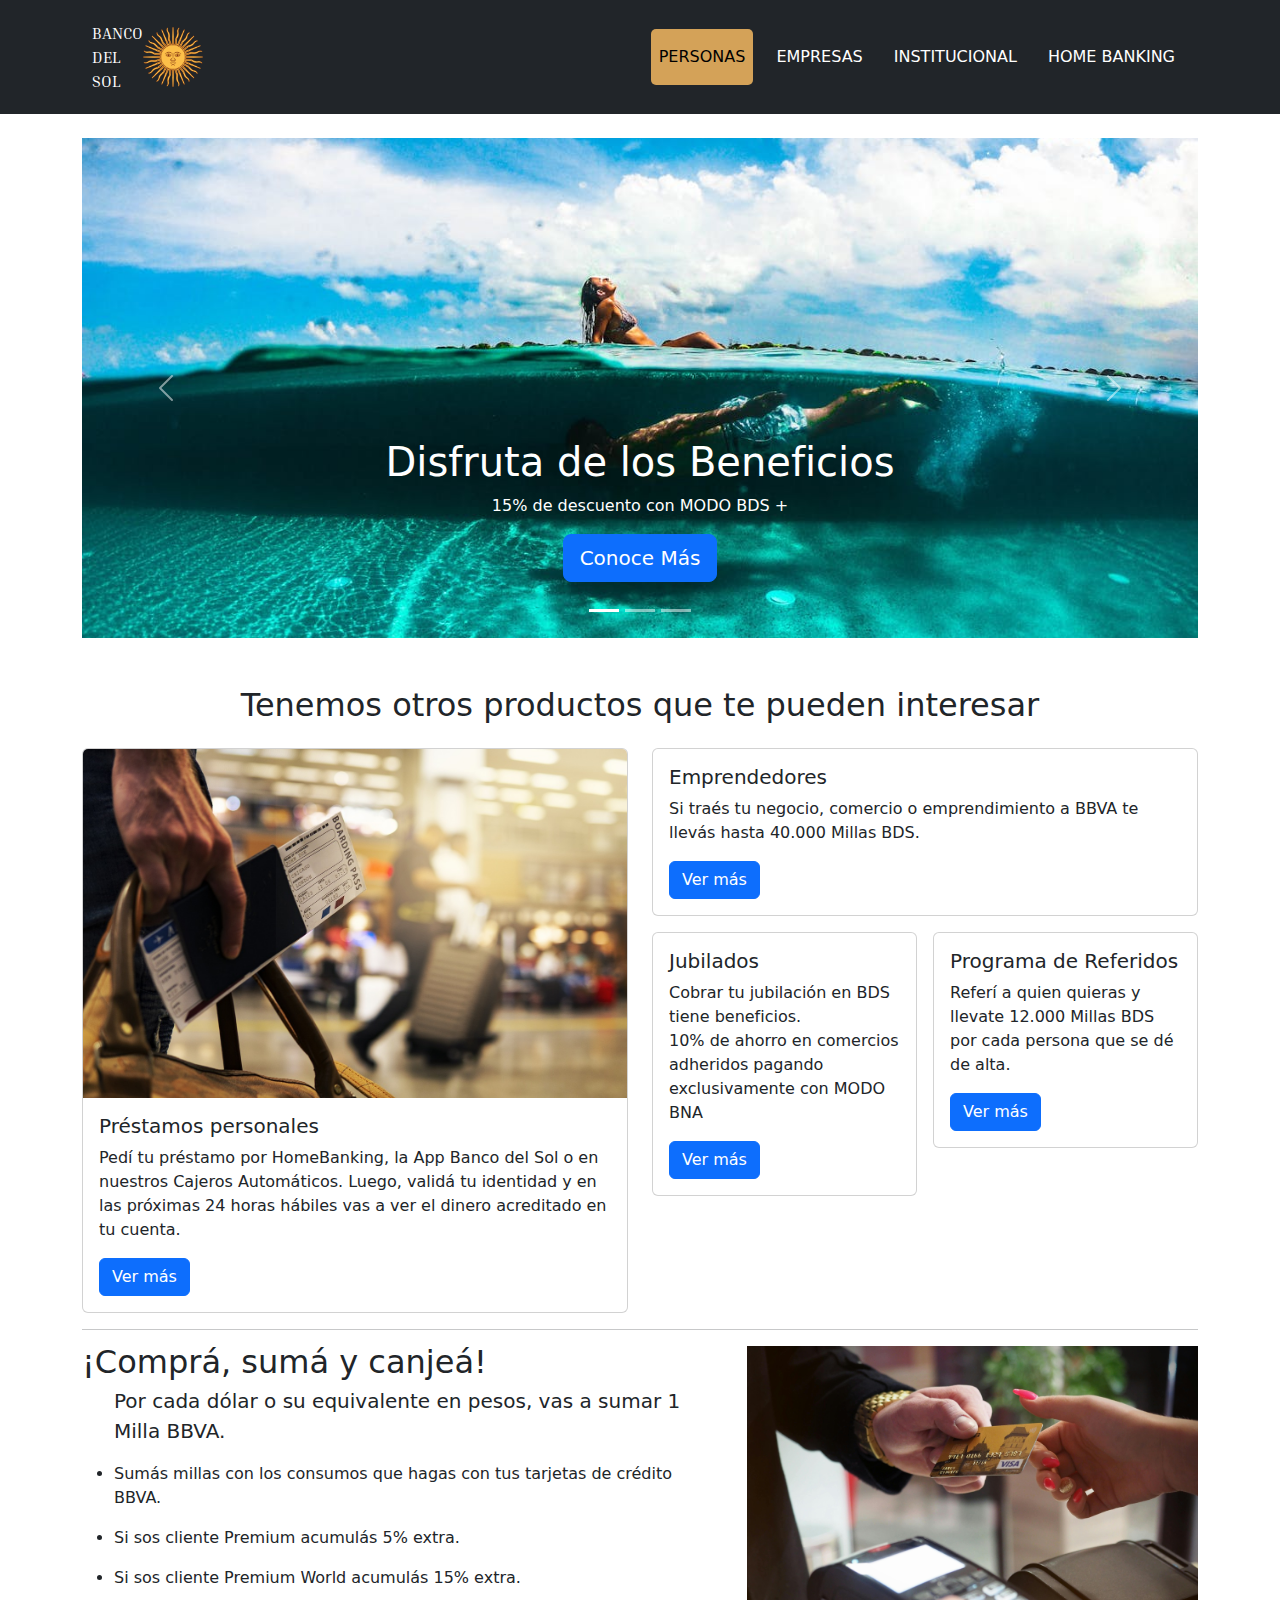
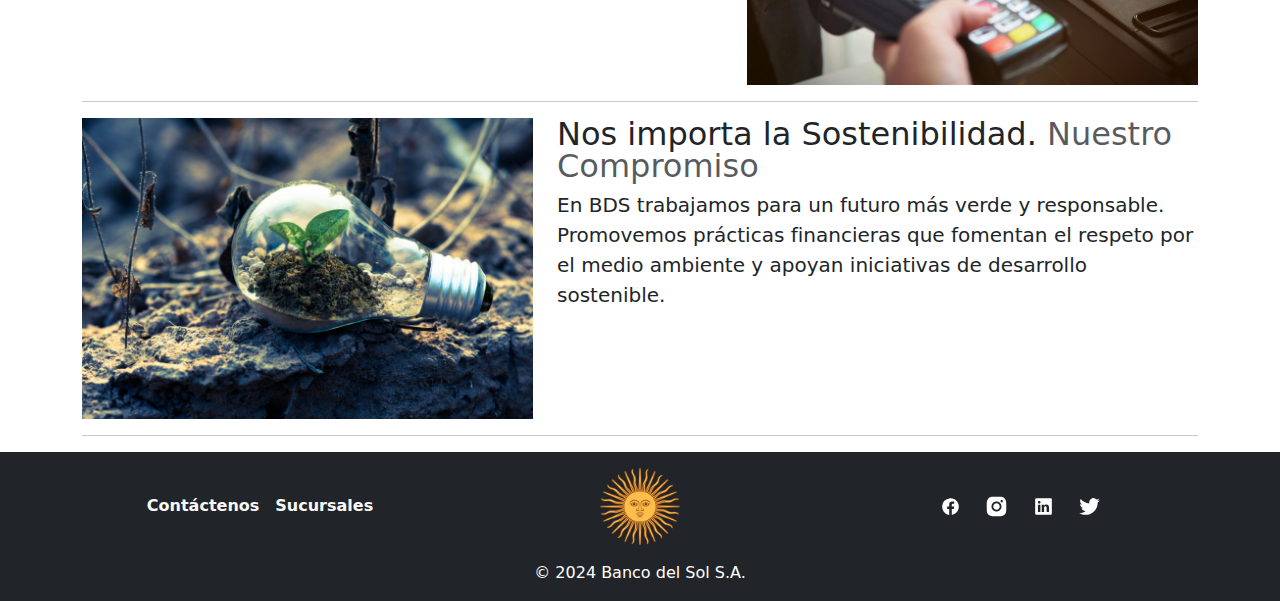
<file: index.html>
<!DOCTYPE html>
<html lang="es">
<head>
    <meta charset="UTF-8">
    <meta name="viewport" content="width=device-width, initial-scale=1.0">
    <link href="https://cdn.jsdelivr.net/npm/bootstrap@5.3.0-alpha1/dist/css/bootstrap.min.css" rel="stylesheet">
    <link href="https://fonts.googleapis.com/css2?family=Inria+Sans:ital,wght@0,300;0,400;0,700;1,300;1,400;1,700&family=Inria+Serif:ital,wght@0,300;0,400;0,700;1,300;1,400;1,700&display=swap" rel="stylesheet">
    <link href="custom.css" rel="stylesheet">
    <title>Banco del Sol</title>
</head>
<body>
    <!-- Header -->
    <header class="navbar navbar-expand-lg navbar-dark bg-dark custom-navbar text-bg-dark p-3">
      <div class="container d-flex align-items-center">
          <!-- Logo -->
          <a class="navbar-brand d-flex align-items-center logo-container me-4" href="#">
              <div class="logo-text">
                  <span>BANCO</span>
                  <span>DEL <br></span>
                  <span>SOL</span>
              </div>
              <img src="img/pngwing.com.png" alt="Sol" width="60" height="60" class="d-inline-block align-middle">
          </a>

          <!-- Botón de menú hamburguesa para pantallas pequeñas -->
          <button class="navbar-toggler" type="button" data-bs-toggle="collapse" data-bs-target="#navbarNav" aria-controls="navbarNav" aria-expanded="false" aria-label="Toggle navigation">
              <span class="navbar-toggler-icon"></span>
          </button>

          <!-- Menú de navegación -->
          <div class="collapse navbar-collapse" id="navbarNav">
              <ul class="navbar-nav ms-auto">
                  <li class="nav-item">
                      <a class="nav-link active" href="index.html">PERSONAS</a>
                  </li>
                  <li class="nav-item">
                      <a class="nav-link" href="empresas.html">EMPRESAS</a>
                  </li>
                  <li class="nav-item">
                      <a class="nav-link" href="institucional.html">INSTITUCIONAL</a>
                  </li>
                  <li class="nav-item">
                      <a class="nav-link" href="homebanking.html">HOME BANKING</a>
                  </li>
              </ul>
          </div>
      </div>
  </header>

    <main class="container mt-4">
        <style>
          /* Ajuste de tamaño uniforme para las imágenes del carrusel */
          .carousel-item img {
              width: 100%;
              height: 500px; /* Altura fija para mantener consistencia */
              object-fit: cover; /* Cubre todo el espacio sin distorsión */
          }
        </style>
        
        <section class="text-center mb-5">
            <div id="myCarousel" class="carousel slide mb-6" data-bs-ride="carousel">
                <div class="carousel-indicators">
                    <button type="button" data-bs-target="#myCarousel" data-bs-slide-to="0" class="active" aria-current="true" aria-label="Slide 1"></button>
                    <button type="button" data-bs-target="#myCarousel" data-bs-slide-to="1" aria-label="Slide 2"></button>
                    <button type="button" data-bs-target="#myCarousel" data-bs-slide-to="2" aria-label="Slide 3"></button>
                </div>
                <div class="carousel-inner">
                    <!-- Primer carrusel -->
                    <div class="carousel-item active">
                        <img src="img/carrusel1.jpeg" class="d-block w-100" alt="Imagen del carrusel">
                        <div class="container">
                            <div class="carousel-caption">
                                <h1>Disfruta de los Beneficios</h1>
                                <p>15% de descuento con MODO BDS +</p>
                                <p><a class="btn btn-lg btn-primary" href="error400.html">Conoce Más</a></p>
                            </div>
                        </div>
                    </div>
                    <!-- Segundo carrusel -->
                    <div class="carousel-item">
                        <img src="img/carrusel2.jpg" class="d-block w-100" alt="Imagen del carrusel">
                        <div class="container">
                            <div class="carousel-caption">
                                <h1>Another example headline.</h1>
                                <p>Some representative placeholder content for the second slide of the carousel.</p>
                                <p><a class="btn btn-lg btn-primary" href="error400.html">Learn more</a></p>
                            </div>
                        </div>
                    </div>
                    <!-- Tercer carrusel -->
                    <div class="carousel-item">
                        <img src="img/carrusel3.jpg" class="d-block w-100" alt="Imagen del carrusel">
                        <div class="container">
                            <div class="carousel-caption text-end">
                                <h1>One more for good measure.</h1>
                                <p>Some representative placeholder content for the third slide of this carousel.</p>
                                <p><a class="btn btn-lg btn-primary" href="error400.html">Browse gallery</a></p>
                            </div>
                        </div>
                    </div>
                </div>
                <button class="carousel-control-prev" type="button" data-bs-target="#myCarousel" data-bs-slide="prev">
                    <span class="carousel-control-prev-icon" aria-hidden="true"></span>
                    <span class="visually-hidden">Previous</span>
                </button>
                <button class="carousel-control-next" type="button" data-bs-target="#myCarousel" data-bs-slide="next">
                    <span class="carousel-control-next-icon" aria-hidden="true"></span>
                    <span class="visually-hidden">Next</span>
                </button>
            </div>
        </section>
        <!-- Seccion Tarjetas -->
        <section>
            <h2 class="text-center mb-4">Tenemos otros productos que te pueden interesar</h2>
            <div class="row g-4">
                <!-- Tarjta de la izquerda -->
                <div class="col-md-6">
                    <div class="card">
                        <img src="img/travel-5219496_1280.jpg" class="card-img-top" alt="Travel Img">
                        <div class="card-body">
                            <h5 class="card-title">Préstamos personales</h5>
                            <p class="card-text">Pedí tu préstamo por HomeBanking, la App Banco del Sol o en nuestros Cajeros Automáticos. Luego, validá tu identidad y en las próximas 24 horas hábiles vas a ver el dinero acreditado en tu cuenta.</p>
                            <a href="error400.html" class="btn btn-primary">Ver más</a>
                        </div>
                    </div>
                </div>
                <!-- Tarjeta de la Derecha -->
                <div class="col-md-6">
                    <div class="row g-3">
                        <div class="col-12">
                            <div class="card">
                                <div class="card-body">
                                    <h5 class="card-title">Emprendedores</h5>
                                    <p class="card-text">Si traés tu negocio, comercio o emprendimiento a BBVA te llevás hasta 40.000 Millas BDS.</p>
                                    <a href="error400.html" class="btn btn-primary">Ver más</a>
                                </div>
                            </div>
                        </div>
                        <div class="col-md-6">
                            <div class="card">
                                <div class="card-body">
                                    <h5 class="card-title">Jubilados</h5>
                                    <p class="card-text">Cobrar tu jubilación en BDS tiene beneficios. <br>10% de ahorro en comercios adheridos pagando exclusivamente con MODO BNA </p>
                                    <a href="error400.html" class="btn btn-primary">Ver más</a>
                                </div>
                            </div>
                        </div>
                        <div class="col-md-6">
                            <div class="card">
                                <div class="card-body">
                                    <h5 class="card-title">Programa de Referidos</h5>
                                    <p class="card-text">Referí a quien quieras y llevate 12.000 Millas BDS por cada persona que se dé de alta.</p>
                                    <a href="error400.html" class="btn btn-primary">Ver más</a>
                                </div>
                            </div>
                        </div>
                    </div>
                </div>
            </div>
        </section>
      <!-- Seccion Imagen y Texto -->
        <section>
          <hr class="featurette-divider">  
          <div class="row featurette">
            <div class="col-md-7">
              <h2 class="featurette-heading fw-normal lh-1">¡Comprá, sumá y canjeá!</h2>
              <ul><p class="lead">Por cada dólar o su equivalente en pesos, vas a sumar 1 Milla BBVA.</p>

                <li><p>Sumás millas con los consumos que hagas con tus tarjetas de crédito BBVA.</p></li>
                <li><p>Si sos cliente Premium acumulás 5% extra.</p></li>
                <li><p>Si sos cliente Premium World acumulás 15% extra.</p></li>
               </ul>
            </div>
            <div class="col-md-5">
              <img src="img/tarjeta1.jpg" alt="Molino de Viento" class="featurette-image img-fluid mx-auto" width="500" height="500">
            </div>
          </div>
          
          <hr class="featurette-divider">
        
          <div class="row featurette">
            <div class="col-md-7 order-md-2">
              <h2 class="featurette-heading fw-normal lh-1">Nos importa la Sostenibilidad.<span class="text-body-secondary"> Nuestro Compromiso</span></h2>
              <p class="lead"> En BDS trabajamos para un futuro más verde y responsable. Promovemos prácticas financieras que fomentan el respeto por el medio ambiente y apoyan iniciativas de desarrollo sostenible.</p>
            </div>
            <div class="col-md-5 order-md-1">
              <img src="img/sustentable.jpg" alt="Molino de Viento" class="featurette-image img-fluid mx-auto" width="500" height="500">
            </div>
          </div>
        
          <hr class="featurette-divider">
        </section>
    </main>

    <!-- Footer -->
    <footer class="footer text-bg-dark p-3">
      <div class="container">
          <div class="row align-items-center">
              <!-- Enlaces de contacto y sucursales -->
              <div class="col-md-4 text-center mb-3 mb-md-0">
                  <div class="d-flex justify-content-center">
                      <a href="formulario.html" class="text-light text-decoration-none mx-2">Contáctenos</a>
                      <a href="error400.html" class="text-light text-decoration-none mx-2">Sucursales</a>
                  </div>
              </div>
              
              <!-- Logo del footer -->
              <div class="col-md-4 text-center mb-3 mb-md-0">
                  <img src="img/pngwing.com.png" alt="Banco del Sol" width="80">
              </div>
              
              <!-- Redes sociales -->
              <div class="col-md-4 text-center">
                  <a href="error400.html"><img src="img/facebook-svgrepo-com.svg" alt="Facebook" width="25" class="me-3"></a>
                  <a href="error400.html"><img src="img/instagram-svgrepo-com.svg" alt="Instagram" width="25" class="me-3"></a>
                  <a href="error400.html"><img src="img/linkedin-svgrepo-com.svg" alt="LinkedIn" width="25" class="me-3"></a>
                  <a href="error400.html"><img src="img/twitter-svgrepo-com.svg" alt="Twitter" width="25"></a>
              </div>
          </div>
          <!-- copyright -->
          <div class="text-center mt-3">
              <p class="mb-0">&copy; 2024 Banco del Sol S.A.</p>
          </div>
      </div>
  </footer>

    <script src="https://cdn.jsdelivr.net/npm/bootstrap@5.3.0-alpha1/dist/js/bootstrap.bundle.min.js"></script>
    <script src="https://cdn.jsdelivr.net/npm/@popperjs/core@2.9.2/dist/umd/popper.min.js"></script>
    <script src="https://stackpath.bootstrapcdn.com/bootstrap/4.5.2/js/bootstrap.min.js"></script>
</body>
</html>
</file>
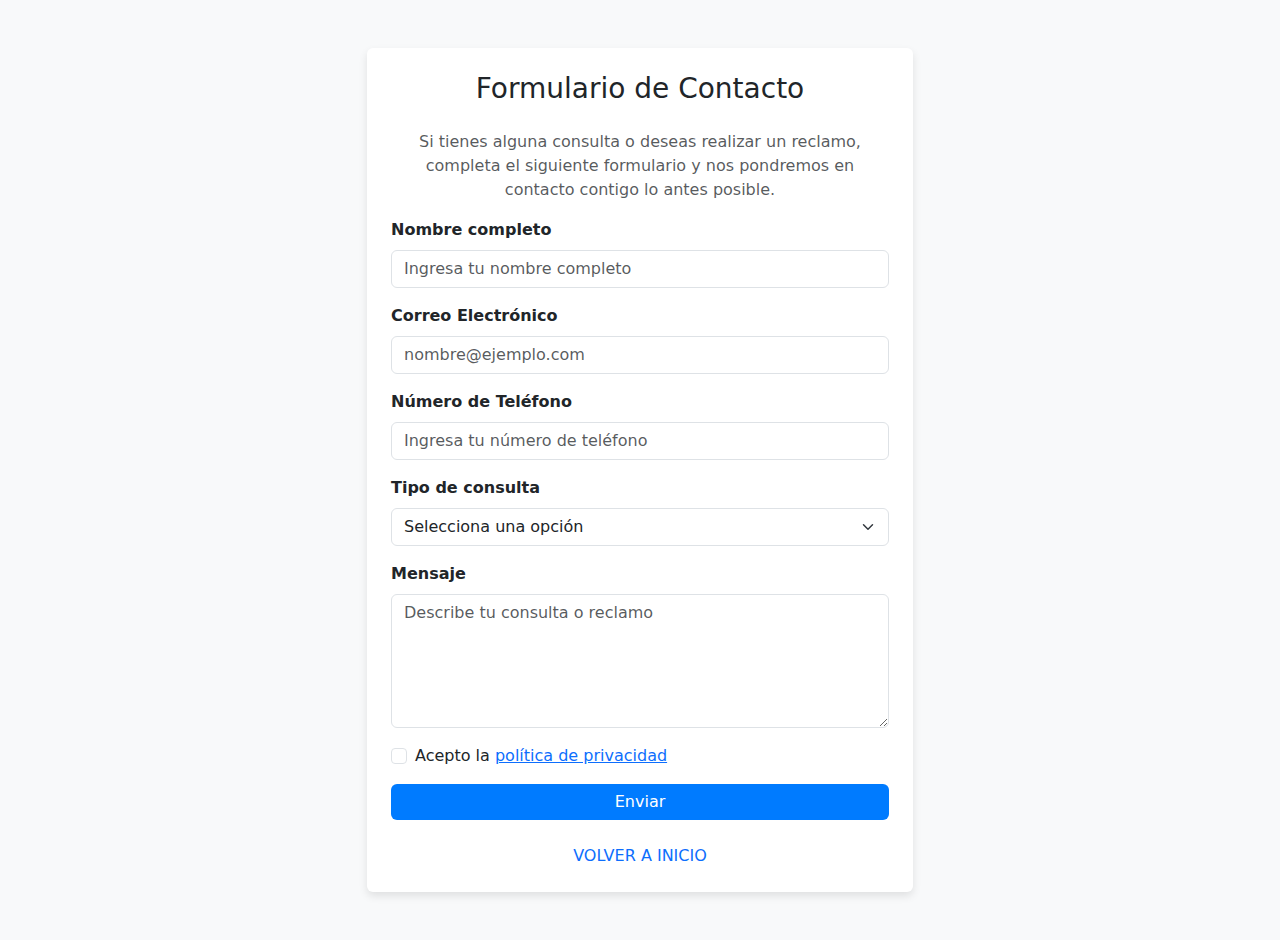
<file: formulario.html>
<!DOCTYPE html>
<html lang="es">
<head>
  <meta charset="UTF-8">
  <meta name="viewport" content="width=device-width, initial-scale=1.0">
  <title>Formulario de Contacto - Banco</title>
  <link href="https://cdn.jsdelivr.net/npm/bootstrap@5.3.0-alpha1/dist/css/bootstrap.min.css" rel="stylesheet">
  <style>
    body {
      background-color: #f8f9fa;
    }
    .card {
      border: none;
      box-shadow: 0px 4px 8px rgba(0, 0, 0, 0.1);
    }
    .btn-primary {
      background-color: #007bff;
      border: none;
    }
    .btn-primary:hover {
      background-color: #0056b3;
    }
    .form-label {
      font-weight: 600;
    }
  </style>
</head>
<body>
  <div class="container my-5">
    <div class="row justify-content-center">
      <div class="col-md-8 col-lg-6">
        <div class="card p-4">
          <h3 class="card-title text-center mb-4">Formulario de Contacto</h3>
          <p class="text-center text-muted">Si tienes alguna consulta o deseas realizar un reclamo, completa el siguiente formulario y nos pondremos en contacto contigo lo antes posible.</p>
          <form>
            <div class="mb-3">
              <label for="name" class="form-label">Nombre completo</label>
              <input type="text" class="form-control" id="name" placeholder="Ingresa tu nombre completo" required>
            </div>
            <div class="mb-3">
              <label for="email" class="form-label">Correo Electrónico</label>
              <input type="email" class="form-control" id="email" placeholder="nombre@ejemplo.com" required>
            </div>
            <div class="mb-3">
              <label for="phone" class="form-label">Número de Teléfono</label>
              <input type="tel" class="form-control" id="phone" placeholder="Ingresa tu número de teléfono" required>
            </div>
            <div class="mb-3">
              <label for="type" class="form-label">Tipo de consulta</label>
              <select class="form-select" id="type" required>
                <option value="" disabled selected>Selecciona una opción</option>
                <option value="consulta">Consulta general</option>
                <option value="reclamo">Reclamo</option>
              </select>
            </div>
            <div class="mb-3">
              <label for="message" class="form-label">Mensaje</label>
              <textarea class="form-control" id="message" rows="5" placeholder="Describe tu consulta o reclamo" required></textarea>
            </div>
            <div class="mb-3 form-check">
              <input type="checkbox" class="form-check-input" id="privacyPolicy" required>
              <label class="form-check-label" for="privacyPolicy">Acepto la <a href="#">política de privacidad</a></label>
            </div>
            <button type="submit" class="btn btn-primary w-100">Enviar</button>
          </form>
          <div class="text-center mt-4">
            <a href="index.html" class="text-decoration-none">VOLVER A INICIO</a>
        </div>
        </div>
      </div>
    </div>
  </div>

  <script src="https://cdn.jsdelivr.net/npm/bootstrap@5.3.0-alpha1/dist/js/bootstrap.bundle.min.js"></script>
</body>
</html>
</file>
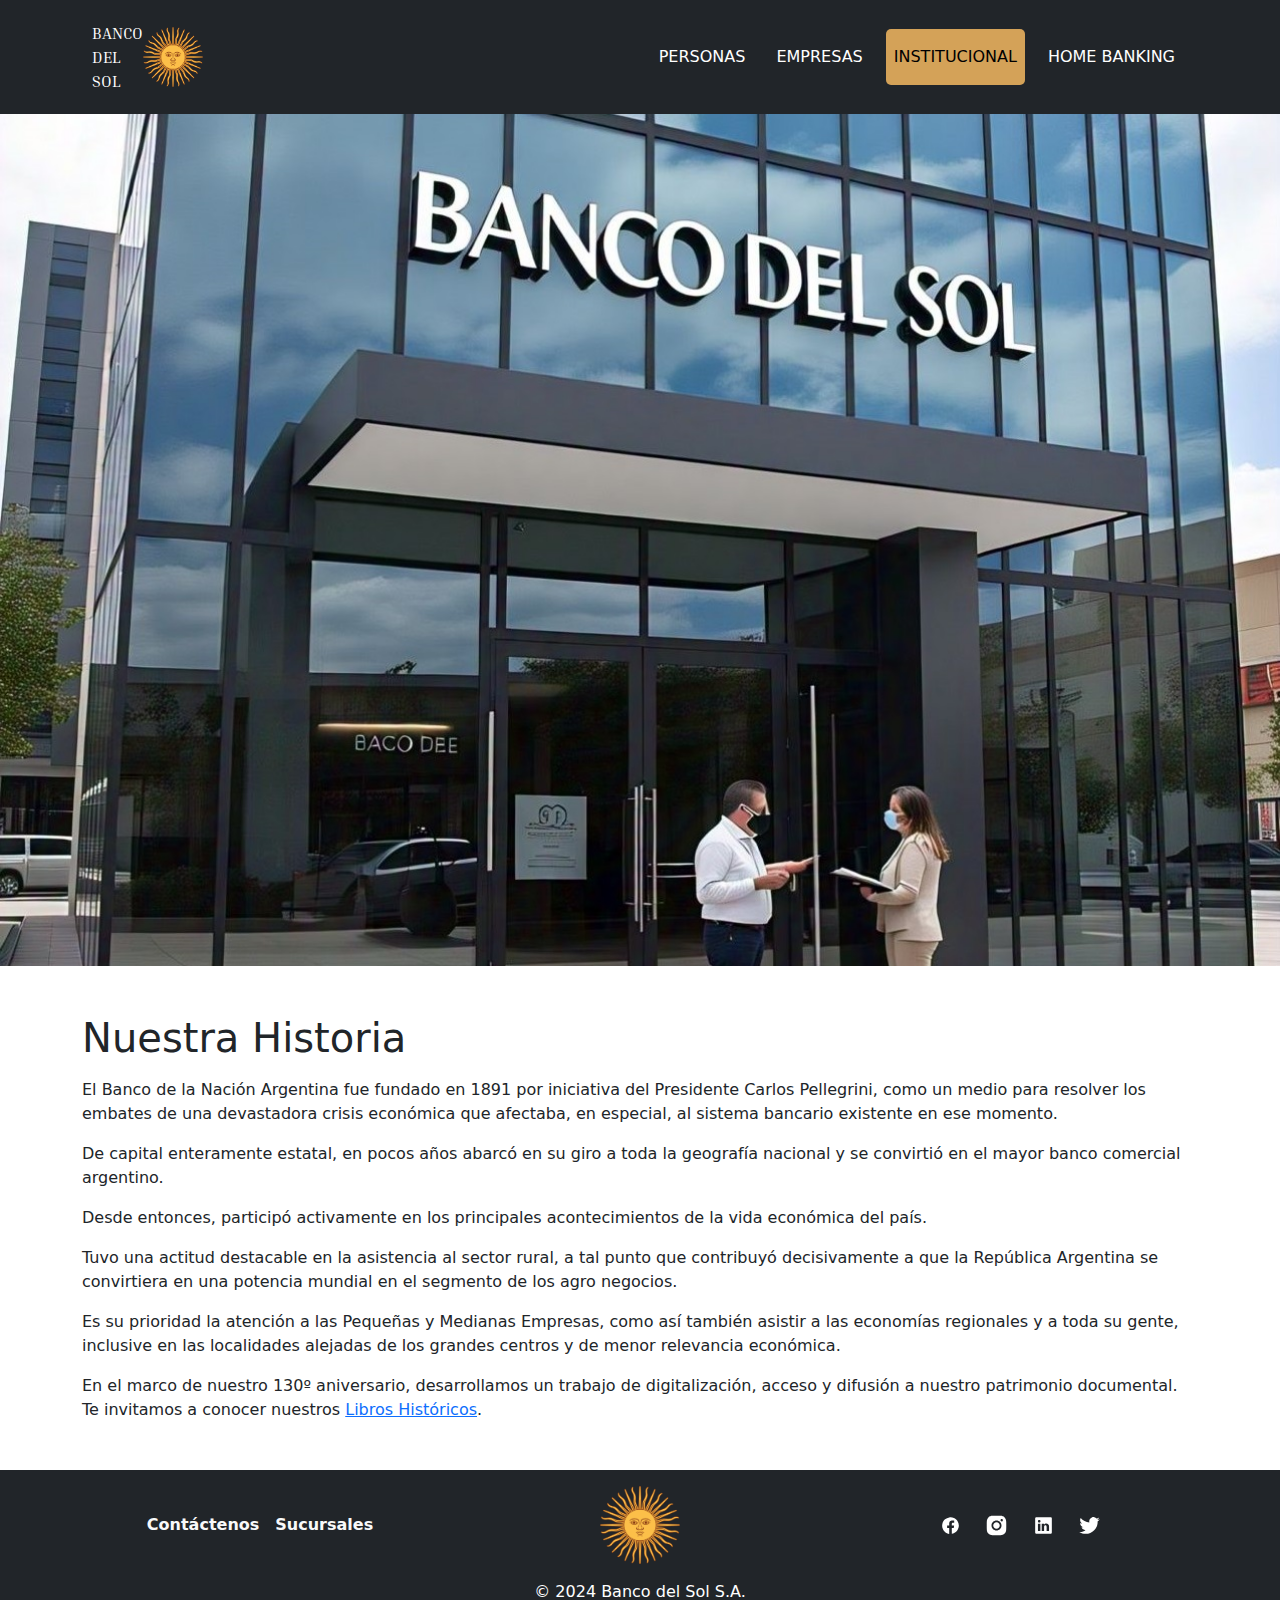
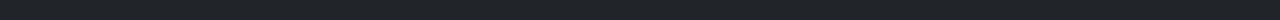
<file: institucional.html>
<!DOCTYPE html>
<html lang="es">
<head>
    <meta charset="UTF-8">
    <meta name="viewport" content="width=device-width, initial-scale=1.0">
    <link href="https://cdn.jsdelivr.net/npm/bootstrap@5.3.0-alpha1/dist/css/bootstrap.min.css" rel="stylesheet">
    <link href="https://fonts.googleapis.com/css2?family=Inria+Sans:ital,wght@0,300;0,400;0,700;1,300;1,400;1,700&family=Inria+Serif:ital,wght@0,300;0,400;0,700;1,300;1,400;1,700&display=swap" rel="stylesheet">
    <link href="custom.css" rel="stylesheet">
    <title>Banco del Sol</title>
</head>
<body>
    <!-- Header -->
    <header class="navbar navbar-expand-lg navbar-dark bg-dark custom-navbar text-bg-dark p-3">
        <div class="container d-flex align-items-center">
            <!-- Logo -->
            <a class="navbar-brand d-flex align-items-center logo-container me-4" href="#">
                <div class="logo-text">
                    <span>BANCO</span>
                    <span>DEL <br></span>
                    <span>SOL</span>
                </div>
                <img src="img/pngwing.com.png" alt="Sol" width="60" height="60" class="d-inline-block align-middle">
            </a>

            <!-- Botón de menú hamburguesa para pantallas pequeñas -->
            <button class="navbar-toggler" type="button" data-bs-toggle="collapse" data-bs-target="#navbarNav" aria-controls="navbarNav" aria-expanded="false" aria-label="Toggle navigation">
                <span class="navbar-toggler-icon"></span>
            </button>

            <!-- Menú de navegación -->
            <div class="collapse navbar-collapse" id="navbarNav">
                <ul class="navbar-nav ms-auto">
                    <li class="nav-item">
                        <a class="nav-link" href="index.html">PERSONAS</a>
                    </li>
                    <li class="nav-item">
                        <a class="nav-link" href="empresas.html">EMPRESAS</a>
                    </li>
                    <li class="nav-item">
                        <a class="nav-link active" href="institucional.html">INSTITUCIONAL</a>
                    </li>
                    <li class="nav-item">
                        <a class="nav-link" href="homebanking.html">HOME BANKING</a>
                    </li>
                </ul>
            </div>
        </div>
    </header>

    <!-- Main -->
    <main>
        <!-- Imagen de cabecera -->
        <section>
            <div class="container-fluid p-0">
                <img src="img/BDS.jpg" class="img-fluid w-100" alt="Banco de la Nación Argentina">

        <!-- Sección de contenido principal -->
        <section class="container my-5">
            <h1 class="mb-3">Nuestra Historia</h1>
            
            <p>El Banco de la Nación Argentina fue fundado en 1891 por iniciativa del Presidente Carlos Pellegrini, como un medio para resolver los embates de una devastadora crisis económica que afectaba, en especial, al sistema bancario existente en ese momento.</p>
            <p>De capital enteramente estatal, en pocos años abarcó en su giro a toda la geografía nacional y se convirtió en el mayor banco comercial argentino.</p>
            <p>Desde entonces, participó activamente en los principales acontecimientos de la vida económica del país.</p>
            <p>Tuvo una actitud destacable en la asistencia al sector rural, a tal punto que contribuyó decisivamente a que la República Argentina se convirtiera en una potencia mundial en el segmento de los agro negocios.</p>
            <p>Es su prioridad la atención a las Pequeñas y Medianas Empresas, como así también asistir a las economías regionales y a toda su gente, inclusive en las localidades alejadas de los grandes centros y de menor relevancia económica.</p>
            <p>En el marco de nuestro 130º aniversario, desarrollamos un trabajo de digitalización, acceso y difusión a nuestro patrimonio documental. Te invitamos a conocer nuestros <a href="libros-historicos.html">Libros Históricos</a>.</p>
        </section>
    </main>

    <!-- Footer -->
    <footer class="footer text-bg-dark p-3">
        <div class="container">
            <div class="row align-items-center">
                <!-- Enlaces de contacto y sucursales -->
                <div class="col-md-4 text-center mb-3 mb-md-0">
                    <div class="d-flex justify-content-center">
                        <a href="formulario.html" class="text-light text-decoration-none mx-2">Contáctenos</a>
                        <a href="#" class="text-light text-decoration-none mx-2">Sucursales</a>
                    </div>
                </div>
                
                <!-- Logo del footer -->
                <div class="col-md-4 text-center mb-3 mb-md-0">
                    <img src="img/pngwing.com.png" alt="Banco del Sol" width="80">
                </div>
                
                <!-- Redes sociales -->
                <div class="col-md-4 text-center">
                    <a href="#"><img src="img/facebook-svgrepo-com.svg" alt="Facebook" width="25" class="me-3"></a>
                    <a href="#"><img src="img/instagram-svgrepo-com.svg" alt="Instagram" width="25" class="me-3"></a>
                    <a href="#"><img src="img/linkedin-svgrepo-com.svg" alt="LinkedIn" width="25" class="me-3"></a>
                    <a href="#"><img src="img/twitter-svgrepo-com.svg" alt="Twitter" width="25"></a>
                </div>
            </div>
            
            <!-- Copyright -->
            <div class="text-center mt-3">
                <p class="mb-0">&copy; 2024 Banco del Sol S.A.</p>
            </div>
        </div>
    </footer>

    <script src="https://cdn.jsdelivr.net/npm/bootstrap@5.3.0-alpha1/dist/js/bootstrap.bundle.min.js"></script>
</body>
</html>
</file>
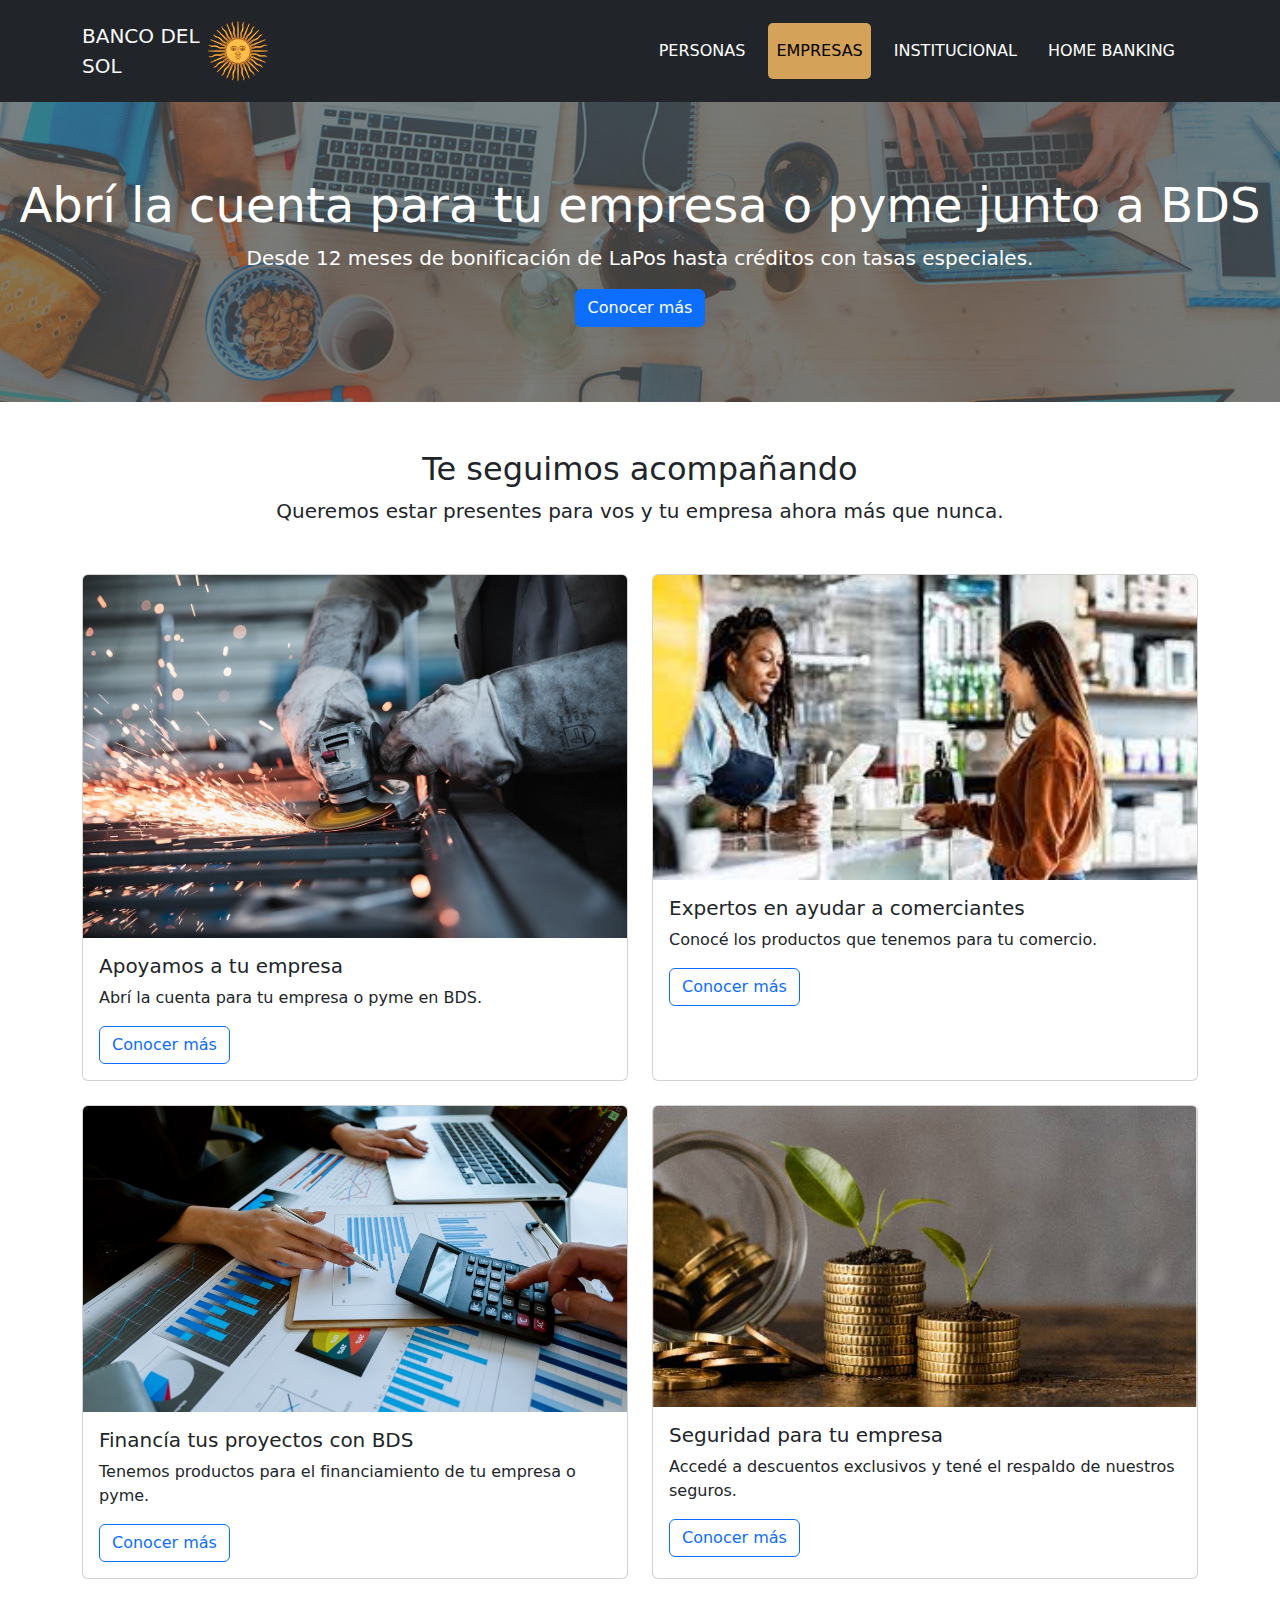
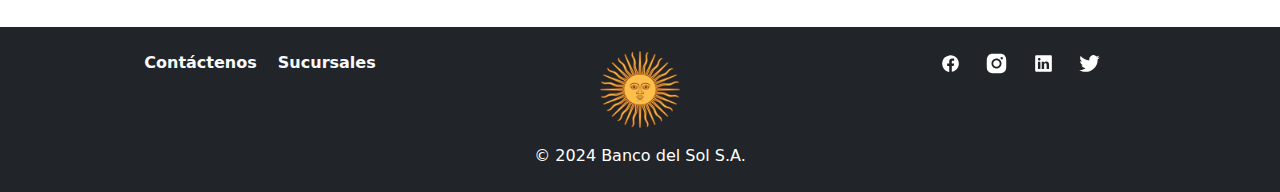
<file: DW1/empresas.html>
<!DOCTYPE html>
<html lang="es">
<head>
    <meta charset="UTF-8">
    <meta name="viewport" content="width=device-width, initial-scale=1.0">
    <link href="https://cdn.jsdelivr.net/npm/bootstrap@5.3.0-alpha1/dist/css/bootstrap.min.css" rel="stylesheet">
    <link href="https://fonts.googleapis.com/css2?family=Inria+Sans:ital,wght@0,300;0,400;0,700;1,300;1,400;1,700&family=Inria+Serif:ital,wght@0,300;0,400;0,700;1,300;1,400;1,700&display=swap" rel="stylesheet">
    <link href="custom.css" rel="stylesheet">
    <title>Banco del Sol</title>
</head>
<body>
    <header class="navbar navbar-expand-lg navbar-dark bg-dark text-bg-dark p-3">
        <div class="container">
            <!-- Logo -->
            <a class="navbar-brand d-flex align-items-center me-4" href="#">
                <div class="text-light me-2">
                    <span>BANCO</span>
                    <span>DEL <br></span>
                    <span>SOL</span>
                </div>
                <img src="img/pngwing.com.png" alt="Sol" width="60" height="60" class="d-inline-block align-middle">
            </a>
            <!-- Botón de menú hamburguesa -->
            <button class="navbar-toggler" type="button" data-bs-toggle="collapse" data-bs-target="#navbarNav" aria-controls="navbarNav" aria-expanded="false" aria-label="Toggle navigation">
                <span class="navbar-toggler-icon"></span>
            </button>
            <!-- Menú de navegación -->
            <div class="collapse navbar-collapse" id="navbarNav">
                <ul class="navbar-nav ms-auto">
                    <li class="nav-item">
                        <a class="nav-link" href="index.html">PERSONAS</a>
                    </li>
                    <li class="nav-item">
                        <a class="nav-link active" href="empresas.html">EMPRESAS</a>
                    </li>
                    <li class="nav-item">
                        <a class="nav-link" href="institucional.html">INSTITUCIONAL</a>
                    </li>
                    <li class="nav-item">
                        <a class="nav-link" href="homebanking.html">HOME BANKING</a>
                    </li>
                </ul>
            </div>
        </div>
    </header>

    <main>
        <!-- Imagen de cabecera -->
        <div class="contenedor1">
            <div class="img-header">
                <h1 class="display-5">Abrí la cuenta para tu empresa o pyme junto a BDS</h1>
             <p class="lead">Desde 12 meses de bonificación de LaPos hasta créditos con tasas especiales.</p>
             <a class="btn btn-primary" href="conocemas.html">Conocer más</a>
            </div>
        </div>

        <!-- Texto de introducción -->
        <div class="container text-center my-5">
            <h2>Te seguimos acompañando</h2>
            <p class="lead">Queremos estar presentes para vos y tu empresa ahora más que nunca.</p>
        </div>

        <!-- Tarjetas -->
        <div class="container my-5">
            <div class="row row-cols-1 row-cols-md-2 g-4">
                <!-- Tarjeta 1 -->
                <div class="col">
                    <div class="card h-100">
                        <img src="img/empresa.jpeg" class="card-img-top" alt="Empresa">
                        <div class="card-body">
                            <h5 class="card-title">Apoyamos a tu empresa</h5>
                            <p class="card-text">Abrí la cuenta para tu empresa o pyme en BDS.</p>
                            <a href="1apolloEmpresa.html" class="btn btn-outline-primary">Conocer más</a>
                        </div>
                    </div>
                </div>
                <!-- Tarjeta 2 -->
                <div class="col">
                    <div class="card h-100">
                        <img src="img/comerciante.jpg" class="card-img-top" alt="Comerciante">
                        <div class="card-body">
                            <h5 class="card-title">Expertos en ayudar a comerciantes</h5>
                            <p class="card-text">Conocé los productos que tenemos para tu comercio.</p>
                            <a href="2ExpertosComercio.html" class="btn btn-outline-primary">Conocer más</a>
                        </div>
                    </div>
                </div>
                <!-- Tarjeta 3 -->
                <div class="col">
                    <div class="card h-100">
                        <img src="img/gentetrabajando.jpg" class="card-img-top" alt="Financiamiento">
                        <div class="card-body">
                            <h5 class="card-title">Financía tus proyectos con BDS</h5>
                            <p class="card-text">Tenemos productos para el financiamiento de tu empresa o pyme.</p>
                            <a href="3Financiamiento.html" class="btn btn-outline-primary">Conocer más</a>
                        </div>
                    </div>
                </div>
                <!-- Tarjeta 4 -->
                <div class="col">
                    <div class="card h-100">
                        <img src="img/seguridad.jpg" class="card-img-top" alt="Seguridad">
                        <div class="card-body">
                            <h5 class="card-title">Seguridad para tu empresa</h5>
                            <p class="card-text">Accedé a descuentos exclusivos y tené el respaldo de nuestros seguros.</p>
                            <a href="4Seguridad.html" class="btn btn-outline-primary">Conocer más</a>
                        </div>
                    </div>
                </div>
            </div>
        </div>
    </main>

    <footer class="footer bg-dark text-white py-4">
        <div class="container">
            <div class="row">
                <!-- Enlaces de contacto y sucursales -->
                <div class="col-md-4 text-center mb-3">
                    <a href="formulario.html" class="text-light text-decoration-none mx-2">Contáctenos</a>
                    <a href="#" class="text-light text-decoration-none mx-2">Sucursales</a>
                </div>
                <!-- Logo del footer -->
                <div class="col-md-4 text-center">
                    <img src="img/pngwing.com.png" alt="Banco del Sol" width="80">
                </div>
                <!-- Redes sociales -->
                <div class="col-md-4 text-center">
                    <a href="#"><img src="img/facebook-svgrepo-com.svg" alt="Facebook" width="25" class="me-3"></a>
                    <a href="#"><img src="img/instagram-svgrepo-com.svg" alt="Instagram" width="25" class="me-3"></a>
                    <a href="#"><img src="img/linkedin-svgrepo-com.svg" alt="LinkedIn" width="25" class="me-3"></a>
                    <a href="#"><img src="img/twitter-svgrepo-com.svg" alt="Twitter" width="25"></a>
                </div>
            </div>
            <div class="text-center mt-3">
                <p class="mb-0">&copy; 2024 Banco del Sol S.A.</p>
            </div>
        </div>
    </footer>

  <script src="https://cdn.jsdelivr.net/npm/bootstrap@5.3.0-alpha1/dist/js/bootstrap.bundle.min.js"></script>
    <script src="https://cdn.jsdelivr.net/npm/@popperjs/core@2.9.2/dist/umd/popper.min.js"></script>
    <script src="https://stackpath.bootstrapcdn.com/bootstrap/4.5.2/js/bootstrap.min.js"></script>
</body>
</html>
</file>
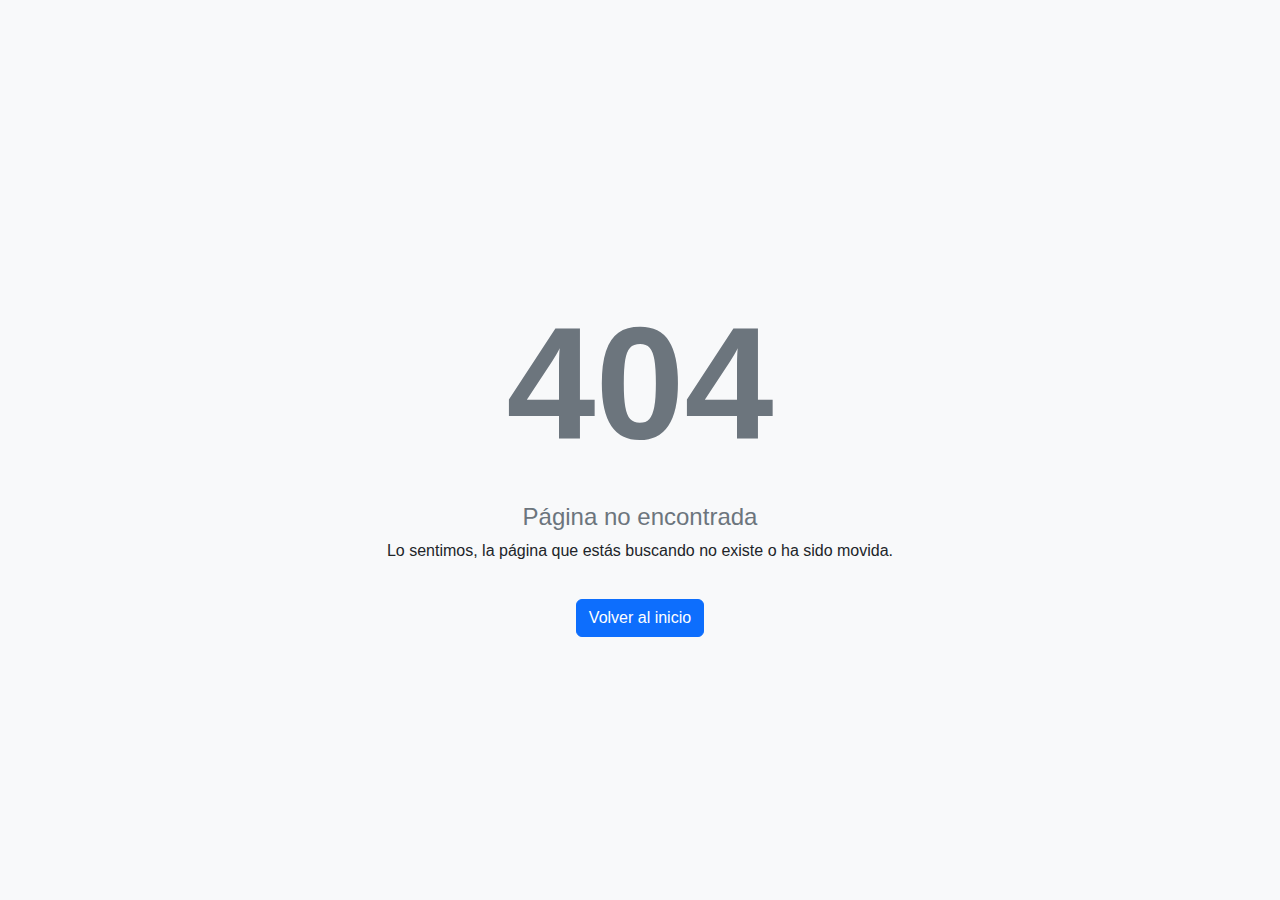
<file: DW1/error400.html>
<!DOCTYPE html>
<html lang="es">
<head>
    <meta charset="UTF-8">
    <meta name="viewport" content="width=device-width, initial-scale=1.0">
    <title>Error 404 - Página no encontrada</title>
    <link href="https://cdn.jsdelivr.net/npm/bootstrap@5.3.0-alpha1/dist/css/bootstrap.min.css" rel="stylesheet">
    <style>
        body, html {
            height: 100%;
            display: flex;
            justify-content: center;
            align-items: center;
            background-color: #f8f9fa;
            font-family: Arial, sans-serif;
        }
        .error-container {
            text-align: center;
        }
        .error-code {
            font-size: 10rem;
            font-weight: bold;
            color: #6c757d;
        }
        .error-message {
            font-size: 1.5rem;
            color: #6c757d;
        }
        .btn-back-home {
            margin-top: 20px;
        }
    </style>
</head>
<body>

    <div class="error-container">
        <div class="error-code">404</div>
        <h1 class="error-message">Página no encontrada</h1>
        <p>Lo sentimos, la página que estás buscando no existe o ha sido movida.</p>
        <a href="index.html" class="btn btn-primary btn-back-home">Volver al inicio</a>
    </div>

    <script src="https://cdn.jsdelivr.net/npm/bootstrap@5.3.0-alpha1/dist/js/bootstrap.bundle.min.js"></script>
</body>
</html>
</file>
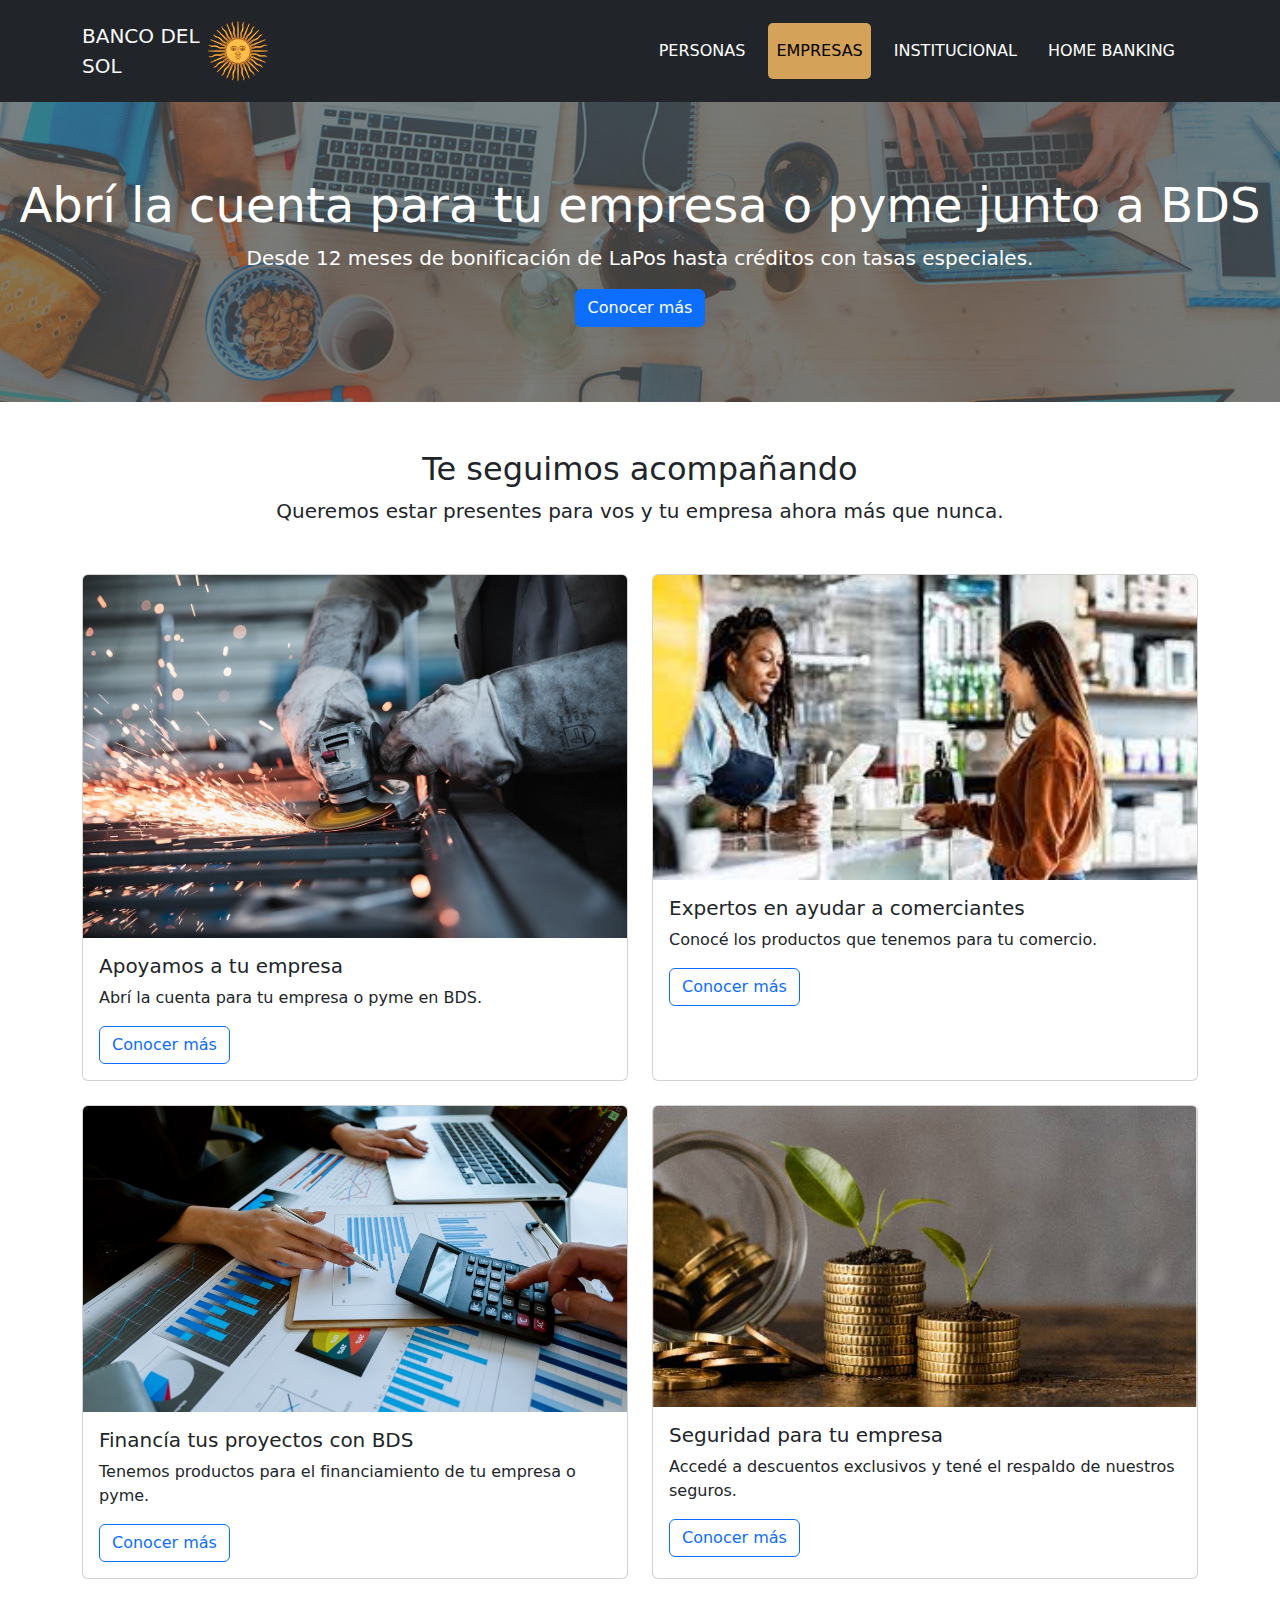
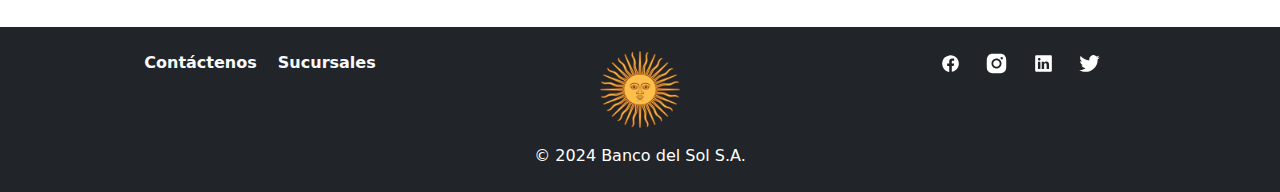
<file: Trabajo-Integrador-Grupo5/empresas.html>
<!DOCTYPE html>
<html lang="es">
<head>
    <meta charset="UTF-8">
    <meta name="viewport" content="width=device-width, initial-scale=1.0">
    <link href="https://cdn.jsdelivr.net/npm/bootstrap@5.3.0-alpha1/dist/css/bootstrap.min.css" rel="stylesheet">
    <link href="https://fonts.googleapis.com/css2?family=Inria+Sans:ital,wght@0,300;0,400;0,700;1,300;1,400;1,700&family=Inria+Serif:ital,wght@0,300;0,400;0,700;1,300;1,400;1,700&display=swap" rel="stylesheet">
    <link href="custom.css" rel="stylesheet">
    <title>Banco del Sol</title>
</head>
<body>
    <header class="navbar navbar-expand-lg navbar-dark bg-dark text-bg-dark p-3">
        <div class="container">
            <!-- Logo -->
            <a class="navbar-brand d-flex align-items-center me-4" href="#">
                <div class="text-light me-2">
                    <span>BANCO</span>
                    <span>DEL <br></span>
                    <span>SOL</span>
                </div>
                <img src="img/pngwing.com.png" alt="Sol" width="60" height="60" class="d-inline-block align-middle">
            </a>
            <!-- Botón de menú hamburguesa -->
            <button class="navbar-toggler" type="button" data-bs-toggle="collapse" data-bs-target="#navbarNav" aria-controls="navbarNav" aria-expanded="false" aria-label="Toggle navigation">
                <span class="navbar-toggler-icon"></span>
            </button>
            <!-- Menú de navegación -->
            <div class="collapse navbar-collapse" id="navbarNav">
                <ul class="navbar-nav ms-auto">
                    <li class="nav-item">
                        <a class="nav-link" href="index.html">PERSONAS</a>
                    </li>
                    <li class="nav-item">
                        <a class="nav-link active" href="empresas.html">EMPRESAS</a>
                    </li>
                    <li class="nav-item">
                        <a class="nav-link" href="institucional.html">INSTITUCIONAL</a>
                    </li>
                    <li class="nav-item">
                        <a class="nav-link" href="homebanking.html">HOME BANKING</a>
                    </li>
                </ul>
            </div>
        </div>
    </header>

    <main>
        <!-- Imagen de cabecera -->
        <div class="contenedor1">
            <div class="img-header">
                <h1 class="display-5">Abrí la cuenta para tu empresa o pyme junto a BDS</h1>
             <p class="lead">Desde 12 meses de bonificación de LaPos hasta créditos con tasas especiales.</p>
             <a class="btn btn-primary" href="conocemas.html">Conocer más</a>
            </div>
        </div>

        <!-- Texto de introducción -->
        <div class="container text-center my-5">
            <h2>Te seguimos acompañando</h2>
            <p class="lead">Queremos estar presentes para vos y tu empresa ahora más que nunca.</p>
        </div>

        <!-- Tarjetas -->
        <div class="container my-5">
            <div class="row row-cols-1 row-cols-md-2 g-4">
                <!-- Tarjeta 1 -->
                <div class="col">
                    <div class="card h-100">
                        <img src="img/empresa.jpeg" class="card-img-top" alt="Empresa">
                        <div class="card-body">
                            <h5 class="card-title">Apoyamos a tu empresa</h5>
                            <p class="card-text">Abrí la cuenta para tu empresa o pyme en BDS.</p>
                            <a href="1apolloEmpresa.html" class="btn btn-outline-primary">Conocer más</a>
                        </div>
                    </div>
                </div>
                <!-- Tarjeta 2 -->
                <div class="col">
                    <div class="card h-100">
                        <img src="img/comerciante.jpg" class="card-img-top" alt="Comerciante">
                        <div class="card-body">
                            <h5 class="card-title">Expertos en ayudar a comerciantes</h5>
                            <p class="card-text">Conocé los productos que tenemos para tu comercio.</p>
                            <a href="2ExpertosComercio.html" class="btn btn-outline-primary">Conocer más</a>
                        </div>
                    </div>
                </div>
                <!-- Tarjeta 3 -->
                <div class="col">
                    <div class="card h-100">
                        <img src="img/gentetrabajando.jpg" class="card-img-top" alt="Financiamiento">
                        <div class="card-body">
                            <h5 class="card-title">Financía tus proyectos con BDS</h5>
                            <p class="card-text">Tenemos productos para el financiamiento de tu empresa o pyme.</p>
                            <a href="3Financiamiento.html" class="btn btn-outline-primary">Conocer más</a>
                        </div>
                    </div>
                </div>
                <!-- Tarjeta 4 -->
                <div class="col">
                    <div class="card h-100">
                        <img src="img/seguridad.jpg" class="card-img-top" alt="Seguridad">
                        <div class="card-body">
                            <h5 class="card-title">Seguridad para tu empresa</h5>
                            <p class="card-text">Accedé a descuentos exclusivos y tené el respaldo de nuestros seguros.</p>
                            <a href="4Seguridad.html" class="btn btn-outline-primary">Conocer más</a>
                        </div>
                    </div>
                </div>
            </div>
        </div>
    </main>

    <footer class="footer bg-dark text-white py-4">
        <div class="container">
            <div class="row">
                <!-- Enlaces de contacto y sucursales -->
                <div class="col-md-4 text-center mb-3">
                    <a href="formulario.html" class="text-light text-decoration-none mx-2">Contáctenos</a>
                    <a href="#" class="text-light text-decoration-none mx-2">Sucursales</a>
                </div>
                <!-- Logo del footer -->
                <div class="col-md-4 text-center">
                    <img src="img/pngwing.com.png" alt="Banco del Sol" width="80">
                </div>
                <!-- Redes sociales -->
                <div class="col-md-4 text-center">
                    <a href="#"><img src="img/facebook-svgrepo-com.svg" alt="Facebook" width="25" class="me-3"></a>
                    <a href="#"><img src="img/instagram-svgrepo-com.svg" alt="Instagram" width="25" class="me-3"></a>
                    <a href="#"><img src="img/linkedin-svgrepo-com.svg" alt="LinkedIn" width="25" class="me-3"></a>
                    <a href="#"><img src="img/twitter-svgrepo-com.svg" alt="Twitter" width="25"></a>
                </div>
            </div>
            <div class="text-center mt-3">
                <p class="mb-0">&copy; 2024 Banco del Sol S.A.</p>
            </div>
        </div>
    </footer>

    <script src="https://cdn.jsdelivr.net/npm/bootstrap@5.3.0-alpha1/dist/js/bootstrap.bundle.min.js"></script>
</body>
</html>
</file>
<file: custom.css>
/* Estilos personalizados para el logo */
.logo-container {
    display: flex;
    align-items: center;
}

.logo-text {
    color: white;
    font-family: 'Inria Serif', serif;
    font-size: 1rem;
    margin-left: 10px;
    display: flex;
    flex-direction: column;
    align-items: flex-start;
}

/* Estilos para la barra de navegación */

.navbar-nav .nav-link {

    color: #fff; /* Color del texto de los enlaces */
    font-size: 1rem;
    font-weight: 500;
    padding: 1rem;
    margin-right: 15px; /* Espacio entre palabras */
}

/* Color de fondo y texto en el enlace activo */
.navbar-nav .nav-link.active,
.navbar-nav .nav-link:hover {
    background-color: #d4a258; /* Color dorado para el fondo en hover y activo */
    color: #000; /* Color del texto en hover y activo */
    border-radius: 5px;
}


/* Estilo de los enlaces */
.footer a {
    font-size: 1rem;
    font-weight: bold;
    color: #d4a258;
}
.contenedor1{
    position: relative;
    height: 300px;
    background-image: url('img/Diseño\ sin\ título.png'); 
    background-size: cover;
    background-position: center;
    color: white;
    text-align: center;
    display: flex;
    justify-content: center;
    align-items: center;
}
</file>
<file: DW1/custom.css>
/* Estilos personalizados para el logo */
.logo-container {
    display: flex;
    align-items: center;
}

.logo-text {
    color: white;
    font-family: 'Inria Serif', serif;
    font-size: 1rem;
    margin-left: 10px;
    display: flex;
    flex-direction: column;
    align-items: flex-start;
}

/* Estilos para la barra de navegación */

.navbar-nav .nav-link {

    color: #fff; /* Color del texto de los enlaces */
    font-size: 1rem;
    font-weight: 500;
    padding: 1rem;
    margin-right: 15px; /* Espacio entre palabras */
}

/* Color de fondo y texto en el enlace activo */
.navbar-nav .nav-link.active,
.navbar-nav .nav-link:hover {
    background-color: #d4a258; /* Color dorado para el fondo en hover y activo */
    color: #000; /* Color del texto en hover y activo */
    border-radius: 5px;
}


/* Estilo de los enlaces */
.footer a {
    font-size: 1rem;
    font-weight: bold;
    color: #d4a258;
}
.contenedor1{
    position: relative;
    height: 300px;
    background-image: url('img/Diseño\ sin\ título.png'); 
    background-size: cover;
    background-position: center;
    color: white;
    text-align: center;
    display: flex;
    justify-content: center;
    align-items: center;
}
</file>
<file: Trabajo-Integrador-Grupo5/custom.css>
/* Estilos personalizados para el logo */
.logo-container {
    display: flex;
    align-items: center;
}

.logo-text {
    color: white;
    font-family: 'Inria Serif', serif;
    font-size: 1rem;
    margin-left: 10px;
    display: flex;
    flex-direction: column;
    align-items: flex-start;
}

/* Estilos para la barra de navegación */

.navbar-nav .nav-link {

    color: #fff; /* Color del texto de los enlaces */
    font-size: 1rem;
    font-weight: 500;
    padding: 1rem;
    margin-right: 15px; /* Espacio entre palabras */
}

/* Color de fondo y texto en el enlace activo */
.navbar-nav .nav-link.active,
.navbar-nav .nav-link:hover {
    background-color: #d4a258; /* Color dorado para el fondo en hover y activo */
    color: #000; /* Color del texto en hover y activo */
    border-radius: 5px;
}


/* Estilo de los enlaces */
.footer a {
    font-size: 1rem;
    font-weight: bold;
    color: #d4a258;
}
.contenedor1{
    position: relative;
    height: 300px;
    background-image: url('img/Diseño\ sin\ título.png'); 
    background-size: cover;
    background-position: center;
    color: white;
    text-align: center;
    display: flex;
    justify-content: center;
    align-items: center;
}
</file>
